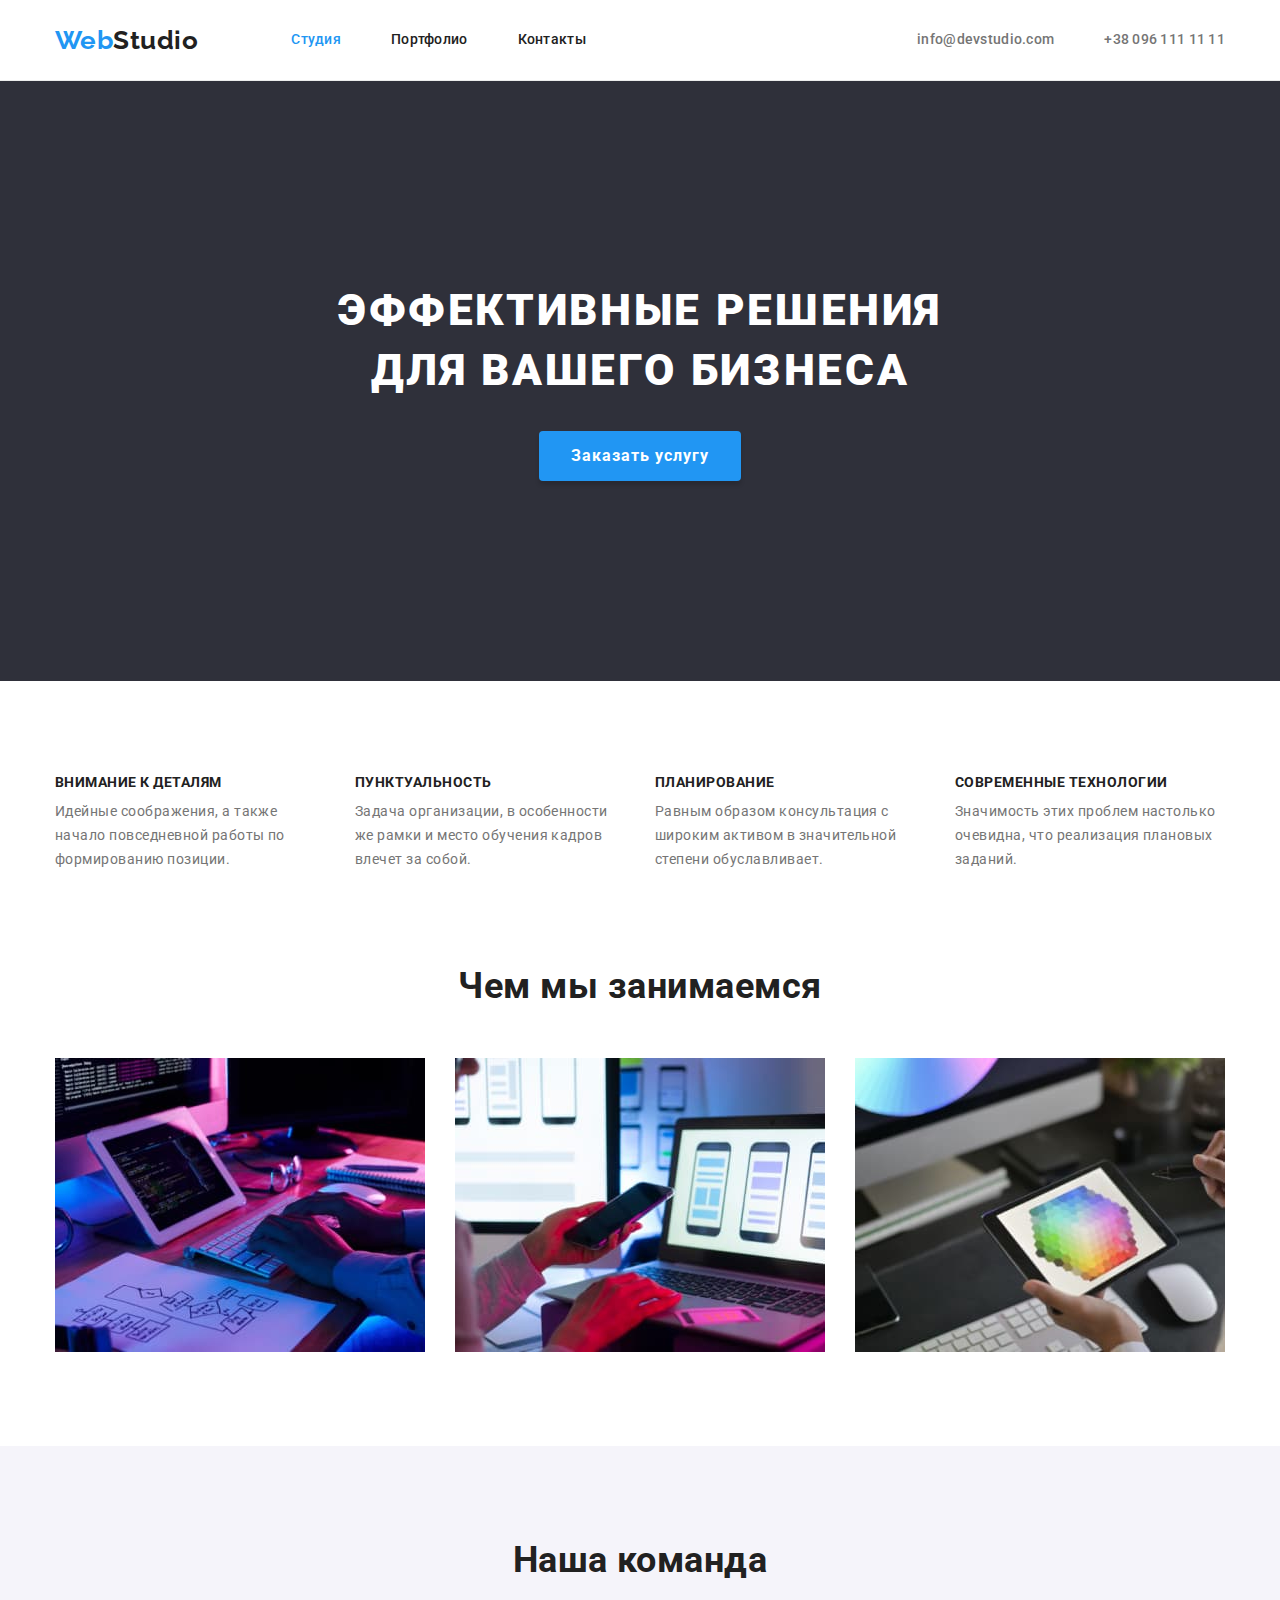
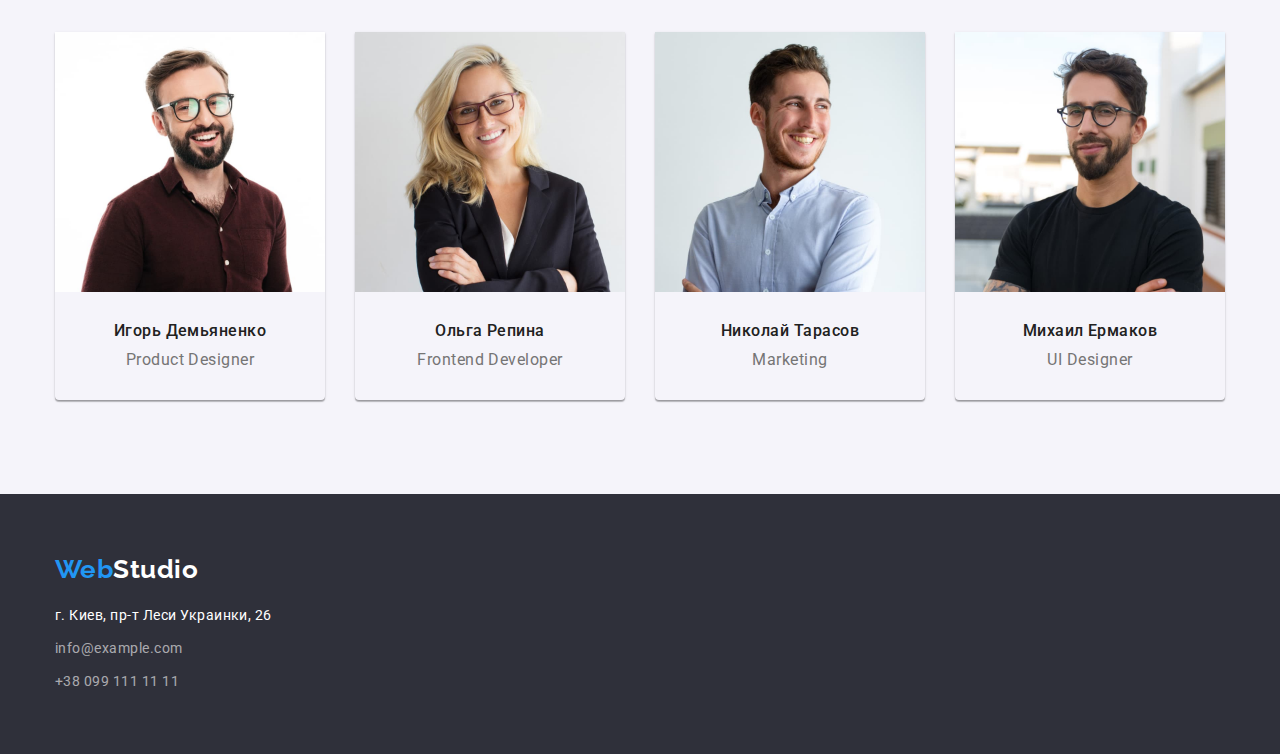
<file: index.html>
<!DOCTYPE html>
<html lang="ru">
<head>
    <meta charset="UTF-8">
    <meta http-equiv="X-UA-Compatible" content="IE=edge">
    <meta name="viewport" content="width=device-width, initial-scale=1.0">
    <title>Web studio</title>
    <link rel="preconnect" href="https://fonts.googleapis.com">
<link rel="preconnect" href="https://fonts.gstatic.com" crossorigin>
<link href="https://fonts.googleapis.com/css2?family=Raleway:wght@700&family=Roboto:wght@400;500;700;900&display=swap" rel="stylesheet">
   <link rel="stylesheet" href="https://cdnjs.cloudflare.com/ajax/libs/modern-normalize/1.1.0/modern-normalize.min.css">
<link rel="stylesheet" href="./css/styles.css">
</head>
<body>
    <!-- Header -->
    <header class="page-header">
        <div class="container header-box">
            <a href="./index.html" lang="en" class="logo link logo-header">Web<span class="header-logo">Studio</span></a>
            <nav class="site-nav">
                <ul class="list list-nav">
                    <li class="item item-nav">
                        <a href="./index.html" class="link link-nav current">Студия</a>
                    </li>
                    <li class="item item-nav">
                        <a href="./portfolio.html" class="link link-nav">Портфолио</a>
                    </li>
                    <li class="item item-nav">
                        <a href="" class="link link-nav">Контакты</a>
                    </li>
                </ul>
            </nav>
            <ul class="list contacts-list">
                <li class="item contacts-item">
                    <a href="mailto:info@devstudio.com" class="link contacts-link">info@devstudio.com</a>
                </li>
                <li class="item contacts-item">
                    <a href="tel:+380961111111" class="link contacts-link">+38 096 111 11 11</a>
                </li>
            </ul>
        </div>
       
    </header>
    <main>
        <!-- Hero -->
      <section class="page-hero">
            <h1 class="title hero-title">Эффективные решения для вашего бизнеса</h1>
            <button type="button" class="button hero-button">Заказать услугу</button>
      </section>
      <!-- Features -->
      <section class="section features">
        
          <div class="container">
            <h2 lang="en" class="section-title visually-hidden">Features</h2>
            <ul class="list features-list">
                <li class="item features-item">
                    <h3 class="title features-item-title">Внимание к деталям</h3>
                    <p class="text features-text">Идейные соображения, а также начало повседневной работы по формированию позиции.
  
                    </p>
                </li>
                <li class="item features-item">
                  <h3 class="title features-item-title">Пунктуальность</h3>
                  <p class="text features-text">Задача организации, в особенности же рамки и место обучения кадров влечет за собой.
  
                  </p>
                </li>
                <li class="item features-item">
                  <h3 class="title features-item-title">Планирование</h3>
                  <p class="text features-text">Равным образом консультация с широким активом в значительной степени обуславливает.
  
                  </p>
                </li>
                <li class="item features-item">
                  <h3 class="title features-item-title">Современные технологии</h3>
                  <p class="text features-text">Значимость этих проблем настолько очевидна, что реализация плановых заданий.
  
                  </p>
                </li>
            </ul>
          </div>
          
          
      </section>
      <!-- About -->
      <section class="section about">
          <div class="container">
             <h2 class="section-title">Чем мы занимаемся</h2> 
            <ul class="list about-list">
                <li class="item about-item">
                    <a href="" class="link about-link">
                        <img src="./images/keybord.jpg" alt="Клавиатура и планшет" width="370" height="294" class="about-image">
                    </a>
                </li>
                <li class="item about-item">
                  <a href="" class="link about-link">
                      <img src="./images/laptop.jpg" alt="Печать на ноутбуке" width="370" height="294" class="about-image">
                  </a>
              </li>
              <li class="item about-item">
                  <a href="" class="link about-link">
                      <img src="./images/tablet.jpg" alt="Планшет с изображением" width="370" height="294" class="about-image">
                  </a>
              </li>
            </ul>
          </div>
          
      </section>
      <!-- Team -->
      <section class="section team">
          <div class="container">
            <h2 class="section-title">Наша команда</h2>
          
            <ul class="list team-list">
                <li class="item team-item">
                    <a href="" class="link employee-link">
                        <img 
                        src="./images/demiyanenko.jpg" 
                        alt="Фото Демьяненко"
                         width="270"
                          height="260"
                          class="employee-image"
                          >
                          <div class="employee-box">
                            <h3 class="title employee-title">Игорь Демьяненко</h3>
                            <p lang="en" class="text employee-text">Product Designer</p>
                          </div>
                        
                    </a>
                </li>
                <li class="item team-item">
                  <a href="" class="link employee-link">
                      <img src="./images/repina.jpg" alt="Фото Репиной" width="270" height="260" class="employee-image">
                      <div class="employee-box">
                        <h3 class="title employee-title">Ольга Репина</h3>
                        <p lang="en" class="text employee-text">Frontend Developer</p>
                      </div>
                  </a>
              </li>
              <li class="item team-item">
                  <a href="" class="link employee-link">
                      <img src="./images/tarasov.jpg" alt="Фото Тарасова" width="270" height="260" class="employee-image">
                      <div class="employee-box">
                        <h3 class="title employee-title">Николай Тарасов</h3>
                        <p lang="en" class="text employee-text">Marketing</p>
                      </div>
                  </a>
              </li>
              <li class="item team-item">
                  <a href="" class="link employee-link">
                      <img src="./images/ermakov.jpg" alt="Фото Ермакова" width="270" height="260" class="employee-image">
                      <div class="employee-box">
                        <h3 class="title employee-title">Михаил Ермаков</h3>
                        <p lang="en" class="text employee-text">UI Designer</p>
                      </div>
                  </a>
              </li>
            </ul>
       
          </div>
          
      </section>
    </main>
    <!-- Footer -->
    <footer class="page-footer">
        <div class="container">
            <a href="./index.html" lang="en" class="logo link logo-footer">Web<span class="footer-logo">Studio</span></a>
            <address class="address">
                <ul class="list address-list">
                    <li class="item address-item"> 
                        <a href="https://www.google.com/maps/" target="_blank" rel="noreferrer noopener" class="link address-link footer-link">г. Киев, пр-т Леси Украинки, 26</a> </li>
                    <li class="item address-item">
                        <a href="mailto:info@example.com" class="link contact-link footer-link">info@example.com</a>
                    </li>
                    <li class="item address-item">
                        <a href="tel:+380991111111" class="link contact-link footer-link">+38 099 111 11 11</a>
                    </li>
                   
                   
                </ul>
            </address>
        </div>
        
        
    </footer>
    
</body>
</html>
</file>
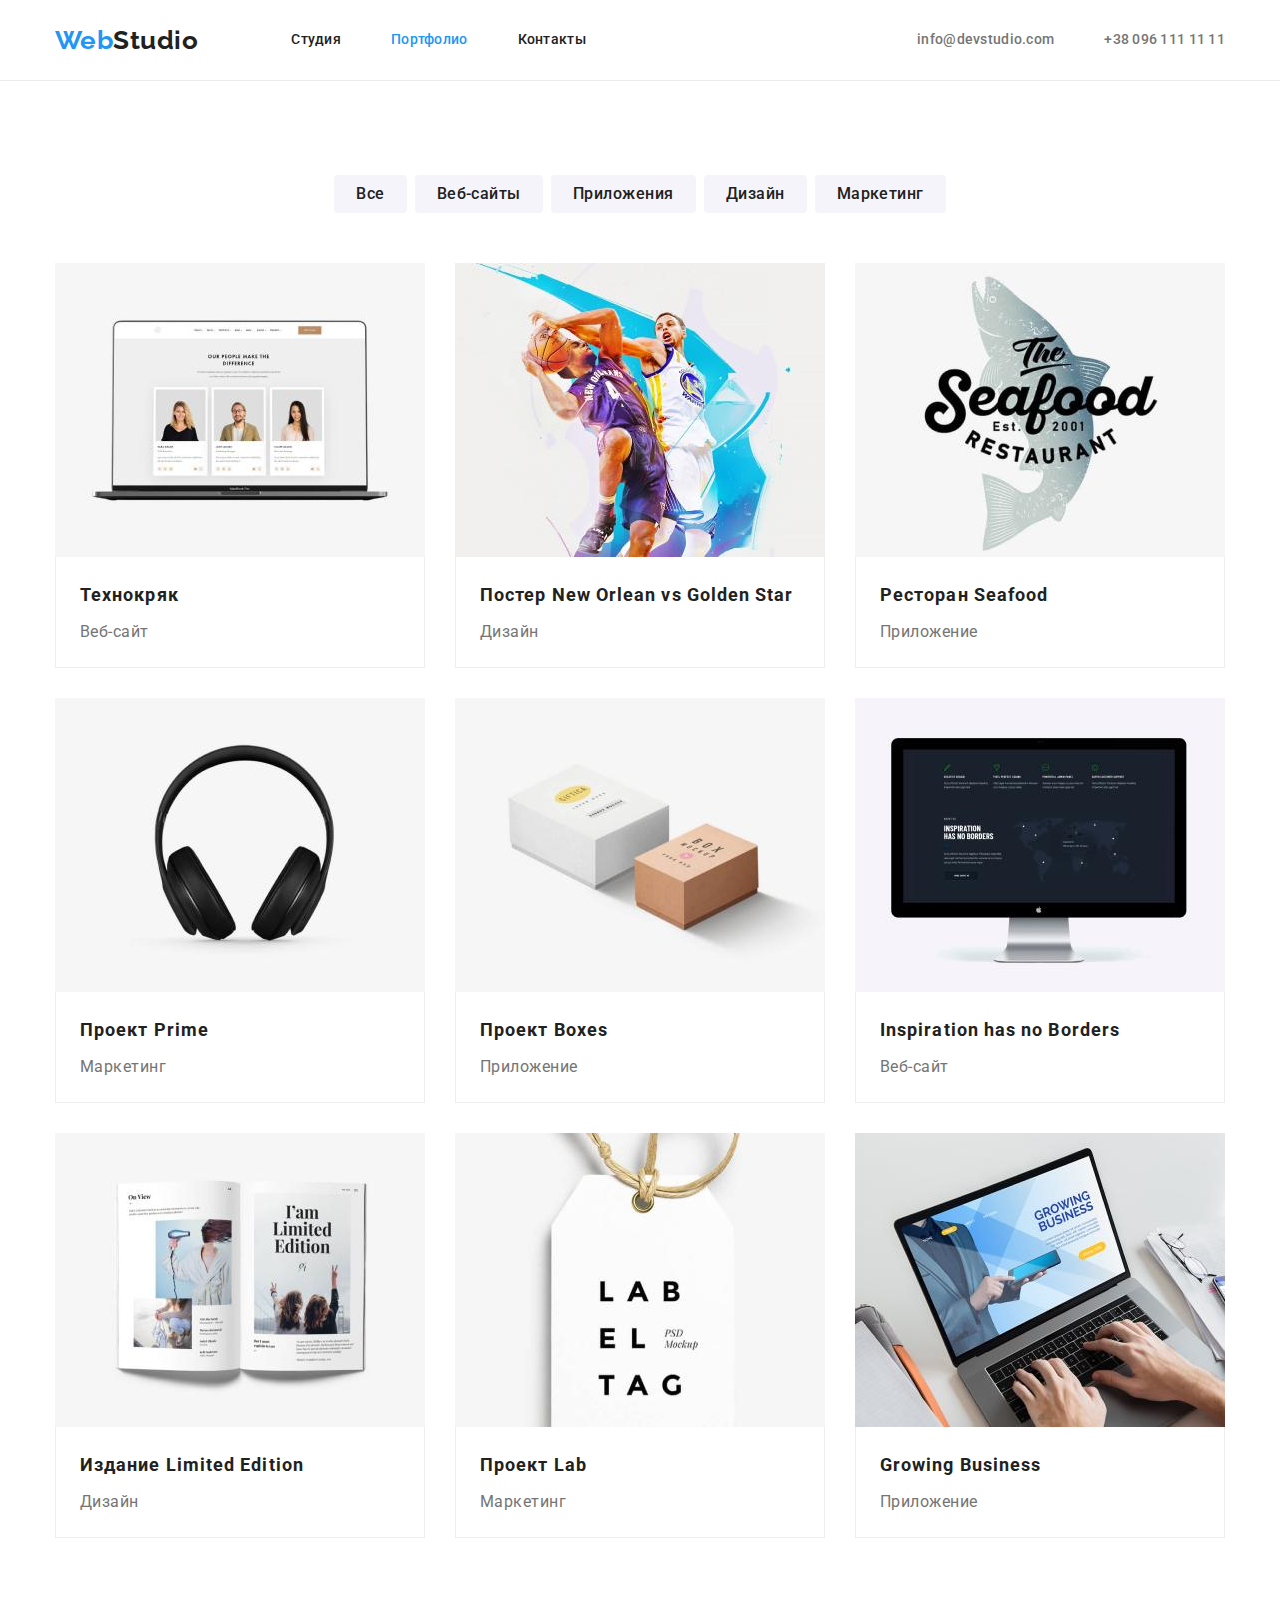
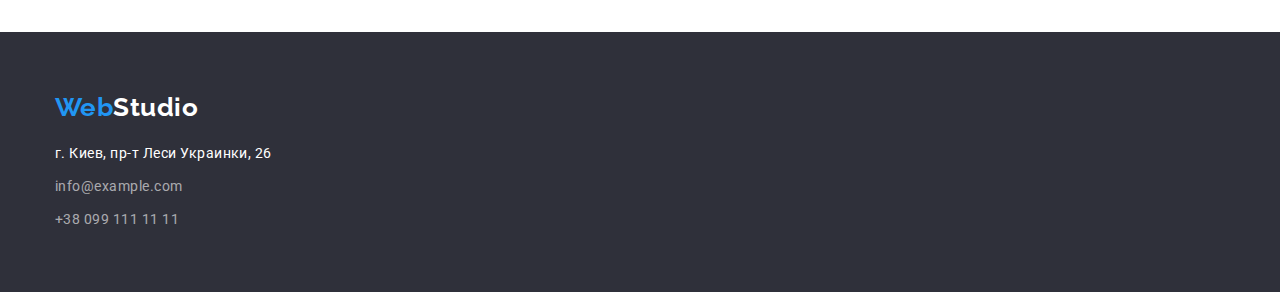
<file: portfolio.html>
<!DOCTYPE html>
<html lang="ru">
<head>
    <meta charset="UTF-8">
    <meta http-equiv="X-UA-Compatible" content="IE=edge">
    <meta name="viewport" content="width=device-width, initial-scale=1.0">
    <title>Portfolio</title>
    <link rel="preconnect" href="https://fonts.googleapis.com">
<link rel="preconnect" href="https://fonts.gstatic.com" crossorigin>
<link href="https://fonts.googleapis.com/css2?family=Raleway:wght@700&family=Roboto:wght@400;500;700;900&display=swap" rel="stylesheet">
<link rel="stylesheet" href="https://cdnjs.cloudflare.com/ajax/libs/modern-normalize/1.1.0/modern-normalize.min.css">    
<link rel="stylesheet" href="./css/styles.css">
</head>
<body>
    <!-- Header -->
    <header class="page-header">
        <div class="container header-box">
            <a href="./index.html" lang="en" class="logo link logo-header">Web<span class="header-logo">Studio</span></a>
            <nav class="site-nav">
                <ul class="list list-nav">
                    <li class="item item-nav">
                        <a href="./index.html" class="link link-nav">Студия</a>
                    </li>
                    <li class="item item-nav">
                        <a href="./portfolio.html" class="link link-nav current">Портфолио</a>
                    </li>
                    <li class="item item-nav">
                        <a href="" class="link link-nav">Контакты</a>
                    </li>
                </ul>
            </nav>
            <ul class="list contacts-list">
                <li class="item contacts-item">
                    <a href="mailto:info@devstudio.com" class="link contacts-link">info@devstudio.com</a>
                </li>
                <li class="item contacts-item">
                    <a href="tel:+380961111111" class="link contacts-link">+38 096 111 11 11</a>
                </li>
            </ul>
        </div>
       
    </header>
    <main>
        <!-- Portfolio section -->
        <section class="section portfolio">
            <div class="container">
                <h1 class="title visually-hidden">Портфолио</h1>
                <ul class="list portfolio-btn-list">
                    <li class="item portfolio-btn-item">
                        <button type="button" class="button portfolio-btn">Все</button>
                    </li>
                    <li class="item portfolio-btn-item"> <button type="button" class="button portfolio-btn">Веб-сайты</button></li>
                    <li class="item portfolio-btn-item"> <button type="button" class="button portfolio-btn">Приложения</button></li>
                    <li class="item portfolio-btn-item"> <button type="button" class="button portfolio-btn">Дизайн</button></li>
                    <li class="item portfolio-btn-item"> <button type="button" class="button portfolio-btn">Маркетинг</button></li>
                </ul>
                <ul class="list portfolio-list">
                    <li class="item portfolio-item">
                        <a href="" class="link portfolio-link">
                            <img src="./images/techno.jpg" alt="Ноутбук с карточками Команды" width="370" height="294" class="img portfolio-image">
                            <div class="portfolio-content">
                                <h2 class="title portfolio-example-title">Технокряк</h2>
                                <p class="text portfolio-example-text">Веб-сайт</p>
                            </div>
                            
                        </a>
                    </li>
                    <li class="item portfolio-item">
                        <a href="" class="link portfolio-link">
                            <img src="./images/new-orlean.jpg" alt="Баскетболисты играют" width="370" height="294" class="img portfolio-image">
                            <div class="portfolio-content">
                                <h2 class="title portfolio-example-title">Постер New Orlean vs Golden Star</h2>
                                <p class="text portfolio-example-text">Дизайн</p>
                            </div>
                            
                        </a></li>
                    <li class="item portfolio-item">
                        <a href="" class="link portfolio-link">
                            <img src="./images/seefood.jpg" alt="Логотип ресторана" width="370" height="294" class="img portfolio-image">
                            <div class="portfolio-content">
                                <h2 class="title portfolio-example-title">Ресторан Seafood</h2>
                            <p class="text portfolio-example-text">Приложение</p>
                            </div>
                            
                        </a></li>
                    <li class="item portfolio-item">
                        <a href="" class="link portfolio-link">
                            <img src="./images/prime.jpg" alt="Наушники" width="370" height="294" class="img portfolio-image">
                            <div class="portfolio-content">
                                <h2 class="title portfolio-example-title">Проект Prime</h2>
                            <p class="text portfolio-example-text">Маркетинг</p>
                            </div> 
                            
                        </a></li>
                    <li class="item portfolio-item">
                        <a href="" class="link portfolio-link">
                            <img src="./images/boxes.jpg" alt="Картонные коробки" width="370" height="294" class="img portfolio-image">
                            <div class="portfolio-content">
                                <h2 class="title portfolio-example-title">Проект Boxes</h2>
                                <p class="text portfolio-example-text">Приложение</p>
                            </div>
                            
                           
                        </a></li>
                    <li class="item portfolio-item">
                        <a href="" class="link portfolio-link">
                            <img src="./images/inspiration.jpg" alt="Монитор компьютера" width="370" height="294" class="img portfolio-image">
                            <div class="portfolio-content">
                                <h2 lang="en" class="title portfolio-example-title">Inspiration has no Borders</h2>
                                <p class="text portfolio-example-text">Веб-сайт</p>
                            </div> 
                           
                        </a></li>
                    <li class="item portfolio-item">
                        <a href="" class="link portfolio-link">
                            <img src="./images/limited.jpg" alt="Газета в развороте" width="370" height="294" class="img portfolio-image">
                            <div class="portfolio-content">
                                <h2 class="title portfolio-example-title">Издание Limited Edition</h2>
                                <p class="text portfolio-example-text">Дизайн</p>
                            </div>
                           
                        </a></li>
                    <li class="item portfolio-item">
                        <a href="" class="link portfolio-link">
                            <img src="./images/lab.jpg" alt="Брелок с логотипом" width="370" height="294" class="img portfolio-image">
                            <div class="portfolio-content">
                                <h2 class="title portfolio-example-title">Проект Lab</h2>
                            <p class="text portfolio-example-text">Маркетинг</p>
                            </div>
                            
                        </a></li>
                    <li class="item portfolio-item">
                        <a href="" class="link portfolio-link">
                            <img src="./images/growing.jpg" alt="Печать на ноутбуке" width="370" height="294" class="img portfolio-image">
                            <div class="portfolio-content">
                                <h2 lang="en" class="title portfolio-example-title">Growing Business</h2>
                                <p class="text portfolio-example-text">Приложение</p>
                            </div>
                           
                        </a></li>
                </ul>
            </div>
            
        </section>

    </main>
    <!-- Footer -->
    <footer class="page-footer">
        <div class="container">
            <a href="./index.html" lang="en" class="logo link logo-footer">Web<span class="footer-logo">Studio</span></a>
            <address class="address">
                <ul class="list address-list">
                    <li class="item address-item"> 
                        <a href="https://www.google.com/maps/" target="_blank" rel="noreferrer noopener" class="link address-link footer-link">г. Киев, пр-т Леси Украинки, 26</a> </li>
                    <li class="item address-item">
                        <a href="mailto:info@example.com" class="link contact-link footer-link">info@example.com</a>
                    </li>
                    <li class="item address-item">
                        <a href="tel:+380991111111" class="link contact-link footer-link">+38 099 111 11 11</a>
                    </li>
                   
                   
                </ul>
            </address>
        </div>
        
        
    </footer>
    
</body>
</html>
</file>
<file: css/styles.css>
:root {
     --primary-white-color: #FFFFFF;
     --tarnsparent-text-color: rgba(255, 255, 255, 0.6);
     --accent-color: #2196F3;
     --primary-text-color: #212121;
     --secondary-text-color: #757575;
     --primary-bgcolor: #2F303A;
     --secondary-bgcolor: #F5F4FA;

 }
 
 body {
     color: var(--primary-text-color);
     background-color: var(--primary-white-color);
     font-family: "Roboto", sans-serif;
     letter-spacing: 0.03em; 

    }

     /* Utilities */
     .container {
        width: 1200px;
        padding-left: 15px;
        padding-right: 15px;
        margin-right: auto;
        margin-left: auto;
    }

.link {
    text-decoration: none;
    color: inherit;
}
.list {
    list-style: none;
    margin: 0;
    padding: 0;
}
.button {
    border: none;
cursor: pointer;
}
h1, h2, h3, h4, h5, h6, p {
    margin: 0;
}
img {
    display: block;
    width: 100%;
    height: auto;
}

.section {
    padding: 94px 0;
}

.section-title {
    margin-bottom: 50px;
    font-weight: 700;
    font-size: 36px;
line-height: 1.16;
text-align: center;

}
.visually-hidden {
    position: absolute;
    width: 1px;
    height: 1px;
    margin: -1px;
    padding: 0;
    overflow: hidden;
    border: 0;
    clip: rect(0 0 0 0);
}

/* Logo */
.logo {
    display: block;
    
    
    color: var(--accent-color);
    font-family:"Raleway", sans-serif;

font-weight: 700;
font-size: 26px;
line-height: 1.19;
}
.logo:hover,
.logo:focus {
    color: var(--accent-color);
}

/* Header */
.page-header {
    border-bottom: 1px solid #ECECEC;
}

.header-box {
    display: flex;
    align-items: center;
    
}
.logo-header {
    margin-right: 93px;
    padding: 24px 0;
}
.header-logo {
    color: var(--primary-text-color);
}
.header-logo:hover,
.header-logo:focus {
    color: inherit;
}

.list-nav {
    display: flex;
    
}

.item-nav:not(:last-child),
.contacts-item:not(:last-child) {
    margin-right: 50px;
}



.link-nav.current {
    color: var(--accent-color);
}

.link-nav {
    display: block;
    padding: 32px 0;
 font-weight: 500;
 font-size: 14px;
 line-height: 1.14;
 letter-spacing: 0.02em;
 }
 .link-nav:hover,
 .link-nav:focus {
     color: var(--accent-color);
 }

 .contacts-list {
     display: flex;
     margin-left: auto;
 }
 .contacts-link {
     display: block;
    padding: 32px 0;

     color: var(--secondary-text-color);

     font-weight: 500;
 font-size: 14px;
 line-height: 1.14;
 letter-spacing: 0.02em;
 }
 .contacts-link:hover,
 .contacts-link:focus {
    color: var(--accent-color);

 }
/* Hero */
.page-hero {
    padding: 200px 0;
        background-color: var(--primary-bgcolor);
        text-align: center;
}
 

.hero-title {
    margin-bottom: 30px;
    margin-right: auto;
    margin-left: auto;
    max-width: 696px;
   
   color: var(--primary-white-color);
    
font-weight: 900;
font-size: 44px;
line-height: 1.36;
text-align: center;
letter-spacing: 0.06em;
text-transform: uppercase;
}
.hero-button {
padding: 10px 32px;
    background-color: var(--accent-color);
    color: var(--primary-white-color);

   
font-weight: 700;
font-size: 16px;
line-height: 1.87;
text-align: center;
letter-spacing: 0.06em;

box-shadow: 0px 4px 4px rgba(0, 0, 0, 0.15);
border-radius: 4px;
}

.hero-button:hover,
.hero-button:focus {
    background-color: #188CE8;
}




/* Features */

.features-list {
    display: flex;
}
.features-item {
    flex-basis: calc((100% - 90px) / 4);
}
.features-item:not(:last-child) {
    margin-right: 30px;
}
.features-item-title {
    margin-bottom: 10px;
    font-weight: 700;
font-size: 14px;
line-height: 1.14;
text-transform: uppercase;
}
.features-text {
    color: var(--secondary-text-color);
        
font-size: 14px;
line-height: 1.71;
}

/* About */

.section.about {
    padding-top: 0;
}
.about-list {
    display: flex;
}
.about-item {
    flex-basis: calc((100% - 60px) / 3);;
    
}
.about-item:not(:nth-child(3n)) {
    margin-right: 30px;
}
.about-link {
    display: block;
}

/* Our team */
.team {
    background-color: var(--secondary-bgcolor);
}

.team-list {
    display: flex;
}
.team-item {
    width: calc((100% - 90px) / 4);
    text-align: center;
    box-shadow: 0px 1px 3px rgba(0, 0, 0, 0.12), 0px 1px 1px rgba(0, 0, 0, 0.14), 0px 2px 1px rgba(0, 0, 0, 0.2);
border-radius: 0px 0px 4px 4px;
}
.team-item:not(:nth-child(4n)) {
    margin-right: 30px;
}
.employee-image {
    display: block;
}
.employee-box {
    padding: 30px 0;
    text-align: center;
}
.employee-title {
    margin-bottom: 10px;
    
font-weight: 500;
font-size: 16px;
line-height: 1.18;

}
.employee-text {
    color: var(--secondary-text-color);
    
font-size: 16px;
line-height: 1.18;
}

/* Footer */
.page-footer {
    padding: 60px 0;
    background-color: var(--primary-bgcolor);
}
.logo-footer {
    display: inline-block;
    margin-bottom: 20px;
}
.footer-logo {
    color: var(--primary-white-color);
}
.footer-logo:hover,
.footer-logo:focus {
    color: inherit;
}
.address-item:not(:last-child) {
    margin-bottom: 9px;

}
.address-link {
   
    color: var(--primary-white-color);
   
font-style: normal;

font-size: 14px;
line-height: 1.71;
}
.address-link:hover,
.address-link:focus {
    color: var(--accent-color);
}
.contact-link {
    color: var(--tarnsparent-text-color);
    
font-style: normal;

font-size: 14px;
line-height: 1.71;
}
.contact-link:hover,
.contact-link:focus {
    color: var(--accent-color);
}


/* PORTFOLIO */

.portfolio-btn-list {
    display: flex;
    justify-content: center;
    align-items: center;
    margin-bottom: 50px;
}
.portfolio-btn-item:not(:last-child) {
    margin-right: 8px;
}
.portfolio-btn {
    padding: 6px 22px;
    color: var(--primary-text-color);

    letter-spacing: inherit;
font-weight: 500;
font-size: 16px;
line-height: 1.62;
text-align: center;

background-color: var(--secondary-bgcolor);
border-radius: 4px;

}
.portfolio-btn:hover,
.portfolio-btn:focus {
    color: var(--primary-white-color);
background-color: var(--accent-color);
}
.portfolio-list {
    display: flex;
    flex-wrap: wrap;
}
.portfolio-item {
    flex-basis: calc((100% - 60px) / 3);
   
}
.portfolio-item:not(:nth-child(3n)) {
    margin-right: 30px;
}
.portfolio-item:not(:nth-last-child(-n + 3)) {
    margin-bottom: 30px;
}
.portfolio-link {
    display: block;
}
.portfolio-content {
    padding: 20px 24px;
    border: 1px solid #EEEEEE;
    border-top: 0;
}

.portfolio-example-title {
    
    margin-bottom: 4px;

    font-weight: 700;
font-size: 18px;
line-height: 2;
letter-spacing: 0.06em;

}

 .portfolio-example-text {

     color: var(--secondary-text-color);
    
    font-size: 16px;
    line-height: 1.87;
 }
</file>
